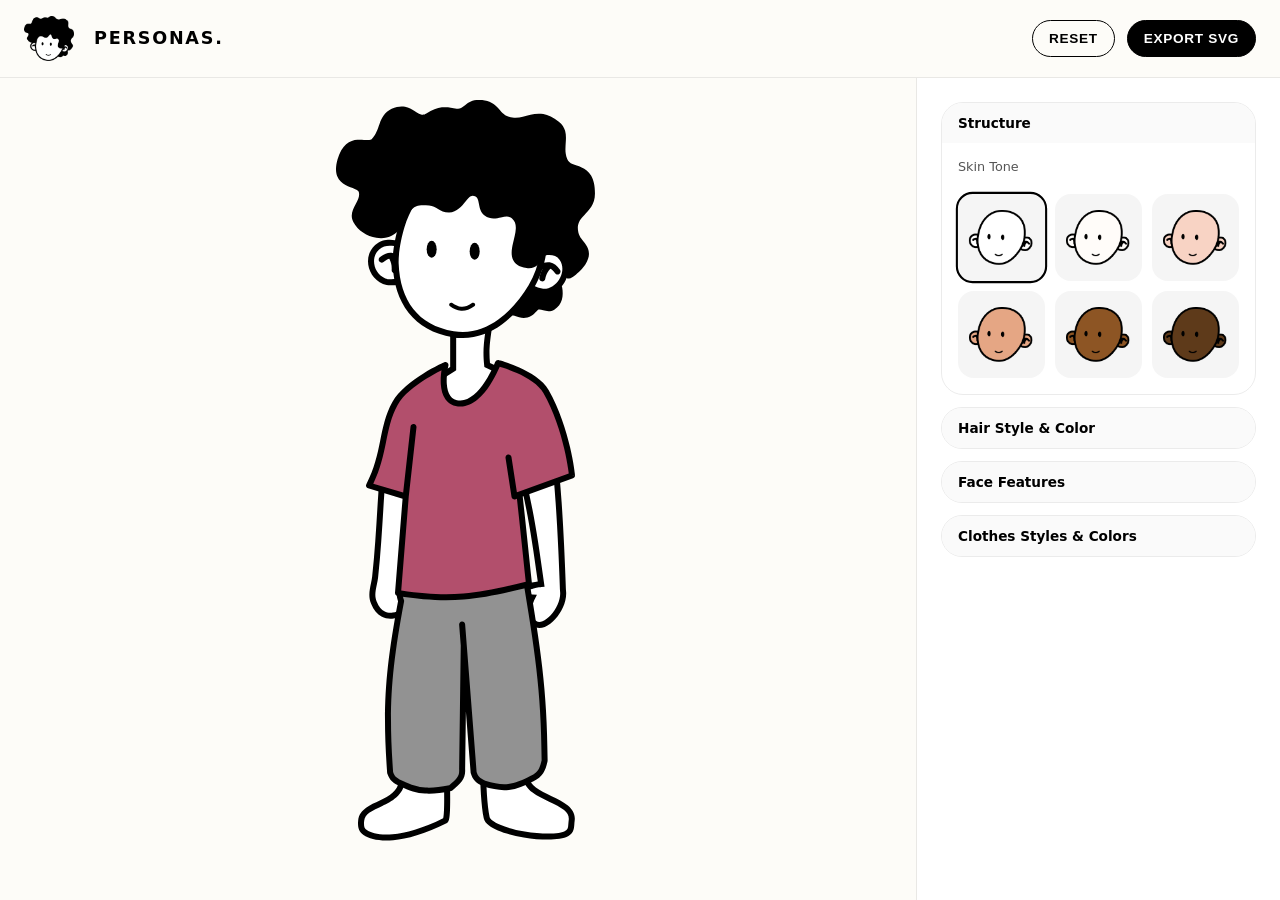
<file: index.html>
<!DOCTYPE html>
<html lang="en">

<head>
    <meta charset="UTF-8">
    <meta name="viewport" content="width=device-width, initial-scale=1.0">
    <title>Personas. | SVGenerator</title>
    <link rel="stylesheet" href="style.css">
    <link rel="shortcut icon" href="/icons/icon3.svg" type="image/x-icon">
</head>

<body>

    <header>
        <div style="display: flex; flex-direction: row; align-items: center; gap: 20px;">
            <img src="/icons/logo.png" alt="" width="50px">
            <h1>Personas.</h1>
        </div>
        <div class="header-actions">
            <button class="btn secondary" id="reset-btn">Reset</button>
            <button class="btn" id="export-svg-btn">Export SVG</button>
        </div>
    </header>

    <main>
        <div id="preview-container">
            <div id="persona-frame">
                <!-- This is where the generated SVG will be injected by app.js -->
                <div id="persona-svg-placeholder"></div>
            </div>
        </div>

        <aside id="controls-panel">
            <!-- Modern, clean accordion using native HTML tags -->

            <!-- 1. Structure -->
            <details class="control-group" open>
                <summary>Structure</summary>
                <div class="group-content">
                    <label>Skin Tone</label>
                    <div id="skin-tone-grid" class="color-grid"></div>
                </div>
            </details>

            <!-- 2. Hair -->
            <details class="control-group">
                <summary>Hair Style & Color</summary>
                <div class="group-content">
                    <label>Hair Style</label>
                    <div id="hair-style-grid" class="color-grid"></div>

                    <div class="color-picker-row">
                        <label>Hair Color</label>
                        <input type="color" id="hair-color-picker" value="#000000">
                        <span class="color-value">#000000</span>
                    </div>
                </div>
            </details>

            <!-- 3. Face Features -->
            <details class="control-group">
                <summary>Face Features</summary>
                <div class="group-content">
                    <label>Iris Color</label>
                    <input type="color" id="eye-color-picker" value="#000000">
                    <label>Mouth Style
                        <select id="mouth-select"></select>
                    </label>
                    <label>Eyes Style
                        <select id="eyes-select"></select>
                    </label>
                    <label class="toggle-row">Enable Blush
                        <input type="checkbox" id="blush-toggle">
                        <span class="slider"></span>
                    </label>
                </div>
            </details>

            <!-- 4. Clothes -->
            <details class="control-group">
                <summary>Clothes Styles & Colors</summary>
                <div class="group-content">
                    <label>Top Style</label>
                    <div id="top-style-grid" class="color-grid"></div>
                    <div class="color-picker-row">
                        <label>Top Color</label>
                        <input type="color" id="top-color-picker" value="#B24F6C">
                        <span class="color-value">#B24F6C</span>
                    </div>
                    <label>Bottom Style</label>
                    <div id="bottom-style-grid" class="color-grid"></div>
                    <div class="color-picker-row">
                        <label>Bottom Color</label>
                        <input type="color" id="bottom-color-picker" value="#929292">
                        <span class="color-value">#929292</span>
                    </div>
                </div>
            </details>
        </aside>
    </main>

    <!-- Load scripts in logical order -->
    <script src="variants.js"></script> <!-- Define Data First -->
    <script src="persona-svg.js"></script> <!-- Define SVG Factory -->
    <script src="app.js"></script> <!-- Glue Logic (Loads UI and binds events) -->

</body>

</html>
</file>
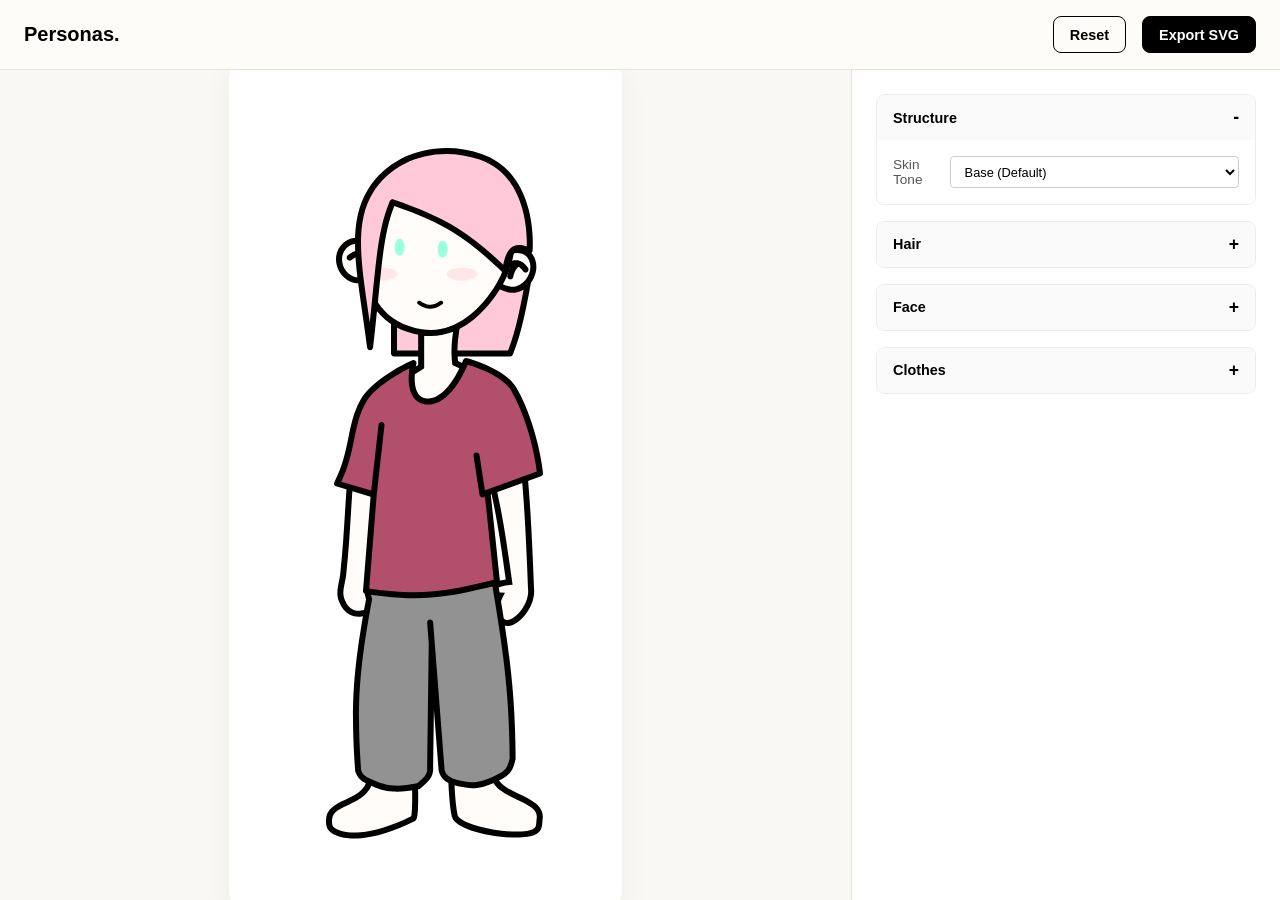
<file: gemini_version.html>
<!DOCTYPE html>
<html lang="en">
<head>
    <meta charset="UTF-8">
    <meta name="viewport" content="width=device-width, initial-scale=1.0">
    <title>Personas: SVG Character Generator</title>
    <style>
        /* CSS resets and minimal styling */
        :root {
            --bg-color: #fdfcf8; /* Off-white */
            --accent-color: #000; /* Black */
            --border-radius: 8px;
            --panel-bg: #fff;
        }

        body {
            margin: 0;
            font-family: -apple-system, BlinkMacSystemFont, "Segoe UI", Roboto, "Helvetica Neue", Arial, sans-serif;
            background-color: var(--bg-color);
            color: var(--accent-color);
            display: flex;
            flex-direction: column;
            height: 100vh;
            overflow: hidden;
        }

        /* Top navigation / Title */
        header {
            padding: 1rem 1.5rem;
            border-bottom: 1px solid rgba(0,0,0,0.1);
            display: flex;
            justify-content: space-between;
            align-items: center;
        }

        header h1 {
            font-size: 1.25rem;
            margin: 0;
            font-weight: 700;
        }

        header .controls {
            display: flex;
            gap: 1rem;
        }

        /* Main layout: left preview, right controls */
        main {
            display: flex;
            flex: 1;
            overflow: hidden;
        }

        /* Preview Area */
        #preview-container {
            flex: 1;
            display: flex;
            justify-content: center;
            align-items: center;
            padding: 2rem;
            border-right: 1px solid rgba(0,0,0,0.1);
            background-color: #f9f8f4;
        }

        #persona-frame {
            width: 393px;
            height: 852px;
            background-color: #fff;
            border-radius: 20px;
            box-shadow: 0 10px 30px rgba(0,0,0,0.05);
            display: flex;
            justify-content: center;
            align-items: center;
            overflow: hidden;
        }

        svg#persona-svg {
            display: block; /* fix potential white space below svg */
        }

        /* Controls Panel */
        #controls-panel {
            width: 380px;
            padding: 1.5rem;
            overflow-y: auto;
            background-color: var(--panel-bg);
            display: flex;
            flex-direction: column;
            gap: 1rem;
        }

        /* Accordion-style sections */
        .control-section {
            border: 1px solid rgba(0,0,0,0.08);
            border-radius: var(--border-radius);
            overflow: hidden;
        }

        .control-header {
            background-color: #fafafa;
            padding: 0.75rem 1rem;
            font-weight: 600;
            font-size: 0.9rem;
            cursor: pointer;
            user-select: none;
            display: flex;
            justify-content: space-between;
            align-items: center;
        }

        .control-header::after {
            content: '+';
            font-size: 1.1rem;
            font-weight: 700;
        }

        .control-section.open .control-header::after {
            content: '-';
        }

        .control-content {
            display: none;
            padding: 1rem;
            background-color: #fff;
            flex-direction: column;
            gap: 0.75rem;
        }

        .control-section.open .control-content {
            display: flex;
        }

        /* Individual control rows */
        .control-row {
            display: flex;
            align-items: center;
            justify-content: space-between;
            gap: 0.5rem;
        }

        .control-label {
            font-size: 0.85rem;
            color: #555;
            font-weight: 500;
        }

        /* Input styling */
        select, input[type="text"] {
            border: 1px solid #ccc;
            border-radius: 4px;
            padding: 0.4rem 0.6rem;
            font-size: 0.8rem;
            background-color: #fff;
            color: var(--accent-color);
            width: 100%;
        }

        /* Swatches and Color Pickers */
        .color-picker-row {
            display: flex;
            align-items: center;
            gap: 0.5rem;
        }

        input[type="color"] {
            -webkit-appearance: none;
            appearance: none;
            border: none;
            width: 32px;
            height: 32px;
            border-radius: 4px;
            cursor: pointer;
            padding: 0;
            background: none;
        }

        input[type="color"]::-webkit-color-swatch-wrapper {
            padding: 0;
        }

        input[type="color"]::-webkit-color-swatch {
            border: 1px solid #ddd;
            border-radius: 4px;
        }

        .color-value {
            font-size: 0.8rem;
            color: #888;
            font-family: monospace;
        }

        /* Toggles */
        .switch {
            position: relative;
            display: inline-block;
            width: 40px;
            height: 20px;
        }

        .switch input {
            opacity: 0;
            width: 0;
            height: 0;
        }

        .slider {
            position: absolute;
            cursor: pointer;
            top: 0;
            left: 0;
            right: 0;
            bottom: 0;
            background-color: #ddd;
            transition: .2s;
            border-radius: 20px;
        }

        .slider:before {
            position: absolute;
            content: "";
            height: 16px;
            width: 16px;
            left: 2px;
            bottom: 2px;
            background-color: white;
            transition: .2s;
            border-radius: 50%;
        }

        input:checked + .slider {
            background-color: var(--accent-color);
        }

        input:checked + .slider:before {
            transform: translateX(20px);
        }

        /* Buttons */
        .btn {
            background-color: var(--accent-color);
            color: #fff;
            border: 1px solid var(--accent-color);
            padding: 0.6rem 1rem;
            border-radius: var(--border-radius);
            font-size: 0.9rem;
            font-weight: 600;
            cursor: pointer;
            transition: background-color 0.15s ease;
            display: inline-flex;
            align-items: center;
            gap: 0.4rem;
        }

        .btn:hover {
            background-color: #333;
        }

        .btn.secondary {
            background-color: transparent;
            color: var(--accent-color);
        }

        .btn.secondary:hover {
            background-color: rgba(0,0,0,0.05);
        }

    </style>
</head>
<body>

<header>
    <h1>Personas.</h1>
    <div class="controls">
        <button class="btn secondary" id="reset-btn">Reset</button>
        <button class="btn" id="export-svg-btn">Export SVG</button>
        <!-- For future: PNG/JPG export requires canvas and library, beyond this simple prototype -->
    </div>
</header>

<main>
    <div id="preview-container">
        <div id="persona-frame">
            <!-- PASTE THE SVG CODE HERE -->
            <svg width="393" height="852" viewBox="0 0 393 852" fill="none" xmlns="http://www.w3.org/2000/svg" id="persona-svg">
            <!-- The layers must be manually tagged with IDs or classes for custom colors, to easily swap them via Javascript.
                 I have added an `id` to key layers like paths and ellipses within the original code structure. -->
            
            <!-- hair back -->
            <g class="layer-hair-back">
                <path d="M165 294.5V264.5L301 212C295.171 244.63 290 273.5 281 294.5H165Z" fill="#FFC9D9" id="hair-back-fill"/>
                <path d="M299.92 209.201C300.93 208.811 302.072 208.996 302.908 209.686C303.744 210.375 304.144 211.461 303.953 212.527C298.147 245.03 292.924 274.294 283.758 295.682C283.285 296.785 282.2 297.5 281 297.5H165C163.343 297.5 162 296.157 162 294.5V264.5C162 263.26 162.763 262.148 163.92 261.701L299.92 209.201ZM168 266.558V291.5H279.003C286.91 272.178 291.801 246.331 297.107 216.718L168 266.558Z" fill="black"/>
            </g>
            
            <!-- body -->
            <g class="layer-body">
                <path d="M192.17 307.588V274.088L227.67 268.588C225.441 283.711 224.866 291.672 226.17 304.088C261.845 320.607 276.668 332 286.67 359.088C296.673 386.176 300.67 493.588 302.17 531.588C302.84 548.562 284.17 569.588 273.67 562.588C267.696 558.605 264.873 553.39 267.17 546.588C269.284 540.328 271.17 536.588 271.17 536.588C271.17 536.588 265.187 536.304 264.17 530.588C263.067 524.388 280.17 523.088 280.17 523.088C272.773 469.399 267.806 438.588 254.67 390.588C254.67 471.588 258.67 532.088 265.17 715.588C265.966 738.07 313.748 738.088 310.67 759.588C309.978 764.42 310.854 768.385 307.17 771.588C295.67 781.588 228.687 771.523 225.67 756.588C215.67 707.088 230.67 547.99 201.17 549.588C171.67 551.186 192.17 755.588 184.17 759.588C141.17 781.088 114.67 778.588 104.17 771.588C100.06 768.848 99.6701 764.588 100.17 759.588C102.02 741.088 137.67 745.088 141.17 719.588C144.356 696.379 141.835 657.43 144.288 549.588C144.288 549.588 122.67 565.588 112.876 541.588C109.239 532.675 113.113 525.156 114.17 515.588C120.338 459.743 119.553 397.773 128.67 372.588C137.787 347.403 150.212 333.19 192.17 307.588Z" fill="#FFFCF9" id="skin-body-fill"/>
                <path d="M230.638 269.025C228.532 283.31 227.942 290.962 228.987 302.093C246.063 310.065 258.556 317.022 268.031 325.374C277.886 334.061 284.345 344.13 289.484 358.049C292.12 365.185 294.276 377.298 296.078 391.754C297.893 406.304 299.381 423.518 300.602 441.037C303.043 476.079 304.418 512.478 305.168 531.47C305.543 540.968 300.581 551.201 294.331 558.094C291.183 561.566 287.518 564.408 283.735 565.88C279.91 567.369 275.682 567.534 272.006 565.084C268.723 562.896 266.042 560.197 264.572 556.853C263.071 553.435 262.97 549.65 264.328 545.628C265.318 542.697 266.263 540.299 267 538.549C266.916 538.511 266.83 538.473 266.744 538.432C264.49 537.341 261.935 535.148 261.217 531.113C260.64 527.874 262.628 525.617 264.507 524.327C266.382 523.041 268.812 522.191 270.985 521.613C273.071 521.059 275.161 520.695 276.776 520.463C270.855 477.655 266.409 449.459 257.791 414.465C258.499 484.869 262.317 550.307 268.168 715.481C268.323 719.866 270.718 723.342 274.879 726.547C279.112 729.807 284.734 732.45 290.653 735.243C296.387 737.949 302.479 740.829 306.89 744.498C311.44 748.283 314.606 753.263 313.64 760.013C313.524 760.82 313.456 761.608 313.399 762.423L313.287 764.075C313.226 764.92 313.146 765.811 313.002 766.686C312.595 769.16 311.649 771.668 309.139 773.852C307.138 775.591 304.249 776.665 301.141 777.355C297.956 778.063 294.182 778.444 290.095 778.562C281.914 778.798 272.168 777.988 262.739 776.396C253.323 774.807 244.066 772.411 236.9 769.405C233.324 767.905 230.146 766.203 227.712 764.289C225.325 762.412 223.311 760.06 222.73 757.182C220.168 744.502 219.233 725.011 218.773 703.2C218.308 681.173 218.329 656.961 217.734 634.004C217.14 611.124 215.939 590.054 213.089 574.85C211.658 567.217 209.857 561.329 207.672 557.472C205.487 553.614 203.361 552.474 201.332 552.584C199.605 552.678 197.333 554.343 195.087 560.011C192.953 565.397 191.339 573.222 190.172 582.872C187.845 602.115 187.389 627.773 187.608 653.662C187.826 679.567 188.715 705.417 189.053 725.262C189.221 735.138 189.252 743.538 188.984 749.613C188.852 752.637 188.641 755.19 188.312 757.099C188.149 758.042 187.936 758.954 187.634 759.729C187.399 760.331 186.835 761.61 185.512 762.271C163.763 773.146 146.022 778.035 132.249 779.264C118.537 780.487 108.522 778.095 102.506 774.084C96.8875 770.338 96.6686 764.45 97.1847 759.289C97.7617 753.52 101.033 749.612 105.115 746.682C109.062 743.849 114.16 741.665 118.776 739.497C128.411 734.972 136.687 730.19 138.198 719.18C139.758 707.82 139.929 692.513 140.004 666.316C140.076 641.07 140.065 605.91 141.173 554.855C138.915 555.938 135.968 557.062 132.702 557.555C128.929 558.124 124.6 557.866 120.469 555.591C116.326 553.309 112.74 549.194 110.099 542.722C107.997 537.572 108.107 532.857 108.798 528.377C109.136 526.182 109.63 523.955 110.073 521.823C110.525 519.651 110.941 517.502 111.189 515.259C114.263 487.422 115.601 458.1 117.321 432.391C119.027 406.903 121.117 384.641 125.85 371.566C130.515 358.678 136.094 348.438 145.939 338.168C155.48 328.213 168.936 318.329 189.17 305.907V271.517L231.232 265L230.638 269.025ZM195.17 276.659V309.271L193.733 310.148C172.812 322.914 159.486 332.706 150.271 342.32C141.134 351.853 135.943 361.313 131.491 373.609C127.108 385.72 125.031 407.036 123.308 432.791C121.599 458.323 120.246 487.909 117.152 515.917C116.872 518.457 116.407 520.837 115.948 523.044C115.481 525.292 115.035 527.296 114.728 529.291C114.126 533.19 114.118 536.691 115.653 540.454C117.909 545.982 120.699 548.867 123.363 550.335C126.04 551.809 128.952 552.052 131.808 551.621C134.685 551.187 137.37 550.085 139.381 549.047C140.156 548.647 140.814 548.265 141.325 547.95C141.56 537.758 141.839 526.956 142.171 515.501C143.831 458.296 142.168 427.848 152.713 366.083C152.992 364.45 154.542 363.352 156.175 363.631C157.808 363.91 158.906 365.46 158.627 367.093C148.172 428.328 149.836 458.21 148.169 515.675C147.82 527.707 147.529 539.017 147.287 549.656C146.062 603.544 146.079 640.213 146.004 666.334C145.93 692.374 145.769 708.147 144.143 719.996C142.154 734.485 130.855 740.454 121.327 744.929C116.362 747.261 111.982 749.139 108.614 751.557C105.383 753.876 103.504 756.406 103.155 759.887C102.672 764.726 103.233 767.357 105.834 769.092C110.318 772.081 118.803 774.439 131.716 773.287C144.43 772.153 161.21 767.626 182.143 757.242C182.219 756.978 182.31 756.598 182.4 756.077C182.663 754.551 182.861 752.301 182.99 749.35C183.249 743.475 183.222 735.237 183.054 725.363C182.72 705.708 181.826 679.607 181.608 653.713C181.389 627.802 181.838 601.809 184.215 582.152C185.4 572.352 187.087 563.914 189.509 557.801C191.82 551.969 195.36 546.899 201.008 546.593C206.354 546.303 210.213 549.784 212.893 554.515C215.573 559.245 217.519 565.913 218.986 573.744C221.933 589.468 223.138 610.967 223.732 633.849C224.323 656.654 224.313 681.398 224.771 703.073C225.232 724.965 226.172 743.924 228.61 755.994C228.783 756.85 229.523 758.079 231.421 759.572C233.273 761.028 235.913 762.485 239.221 763.872C245.822 766.641 254.595 768.937 263.738 770.48C272.87 772.022 282.215 772.787 289.922 772.564C293.779 772.453 297.148 772.096 299.84 771.498C302.607 770.883 304.327 770.084 305.201 769.324C306.374 768.304 306.833 767.229 307.082 765.712C307.218 764.883 307.282 763.981 307.357 762.854C307.428 761.769 307.509 760.502 307.7 759.163C308.273 755.163 306.62 752.078 303.053 749.11C299.346 746.027 294.019 743.465 288.093 740.669C282.352 737.96 276.071 735.039 271.218 731.301C266.293 727.507 262.415 722.55 262.172 715.694C255.687 532.624 251.685 471.884 251.67 391.04L247.803 378.47C247.316 376.886 248.205 375.208 249.788 374.721C251.372 374.234 253.05 375.123 253.537 376.706L257.537 389.706L257.551 389.751L257.564 389.796C270.75 437.98 275.738 468.94 283.142 522.679L283.577 525.838L280.398 526.078L280.399 526.079C280.398 526.079 280.396 526.079 280.394 526.079C280.388 526.08 280.379 526.081 280.366 526.082C280.34 526.084 280.298 526.088 280.242 526.093C280.13 526.103 279.961 526.118 279.743 526.141C279.307 526.185 278.678 526.255 277.925 526.359C276.407 526.569 274.435 526.905 272.527 527.412C270.563 527.934 268.924 528.573 267.902 529.274C267.406 529.615 267.206 529.869 267.141 529.982C267.11 530.035 267.117 530.022 267.124 530.062C267.423 531.743 268.367 532.551 269.359 533.031C269.885 533.286 270.411 533.432 270.811 533.513C271.006 533.552 271.16 533.573 271.252 533.584C271.285 533.588 271.31 533.589 271.325 533.591L275.93 533.811L273.849 537.938L273.848 537.94C273.846 537.945 273.842 537.952 273.837 537.963C273.826 537.985 273.808 538.023 273.783 538.073C273.734 538.175 273.658 538.331 273.56 538.541C273.363 538.961 273.075 539.595 272.721 540.422C272.012 542.076 271.042 544.502 270.013 547.548C269.074 550.327 269.235 552.552 270.065 554.438C270.926 556.398 272.643 558.298 275.334 560.092C276.908 561.141 278.952 561.304 281.559 560.289C284.209 559.258 287.139 557.094 289.887 554.063C295.43 547.95 299.468 539.182 299.173 531.706C298.423 512.698 297.05 476.39 294.616 441.454C293.399 423.984 291.919 406.892 290.124 392.496C288.317 378.007 286.222 366.535 283.856 360.127C278.993 346.959 273.039 337.787 264.064 329.875C254.994 321.881 242.707 315.051 224.909 306.811L223.364 306.095L223.187 304.401C221.969 292.808 222.361 284.95 224.128 272.172L195.17 276.659ZM271.329 533.592C271.333 533.592 271.337 533.593 271.339 533.593H271.341C271.339 533.593 271.334 533.592 271.329 533.592Z" fill="black"/>
            </g>
            
            <!-- full face -->
            <g class="layer-face-features">
                <!-- ear L -->
                <path d="M116.164 186.19C126.664 176.69 143.164 185.19 143.164 185.19L144.164 219.19C144.164 219.19 130.35 223.252 123.164 220.19C109.642 214.429 105.265 196.051 116.164 186.19Z" fill="#FFFCF9" class="skin-ear-fill"/>
                <path d="M114.151 183.966C120.396 178.316 128.279 178.166 134.111 179.172C137.069 179.682 139.649 180.509 141.485 181.205C142.407 181.554 143.152 181.874 143.674 182.111C143.935 182.23 144.141 182.328 144.287 182.398C144.36 182.434 144.418 182.462 144.46 182.483C144.481 182.494 144.498 182.503 144.511 182.51C144.517 182.513 144.523 182.516 144.527 182.518C144.53 182.52 144.531 182.52 144.533 182.521L144.536 182.522C144.536 182.524 144.51 182.578 143.354 184.82L144.538 182.523L146.11 183.334L147.23 221.416L145.01 222.068L144.164 219.19L145.009 222.069C145.008 222.069 145.005 222.07 145.004 222.07C145.001 222.071 144.997 222.073 144.992 222.074C144.983 222.077 144.97 222.08 144.954 222.085C144.922 222.094 144.877 222.107 144.82 222.123C144.706 222.155 144.542 222.201 144.334 222.257C143.917 222.369 143.32 222.522 142.584 222.696C141.116 223.043 139.075 223.475 136.79 223.807C134.514 224.138 131.937 224.38 129.412 224.325C126.919 224.271 124.28 223.926 121.988 222.95C106.781 216.471 101.371 195.529 114.151 183.966ZM133.092 185.084C128.049 184.214 122.432 184.565 118.177 188.415C109.159 196.574 112.503 212.387 124.34 217.431C125.641 217.985 127.423 218.28 129.541 218.326C131.627 218.371 133.852 218.172 135.927 217.87C137.939 217.577 139.756 217.196 141.094 216.882L140.626 200.955C139.611 201.835 138.095 201.953 136.944 201.148C136.541 200.866 136.155 200.604 135.784 200.362C135.839 200.553 135.893 200.745 135.943 200.938C136.608 203.495 136.809 206.093 136.661 209.327C136.585 210.982 135.181 212.263 133.526 212.187C131.872 212.111 130.591 210.708 130.667 209.054C130.796 206.24 130.609 204.27 130.136 202.447C129.762 201.007 129.185 199.569 128.323 197.787C126.814 198.04 125.075 198.956 122.565 201.012C121.284 202.061 119.393 201.873 118.343 200.592C117.293 199.31 117.481 197.42 118.763 196.37C122.508 193.302 126.119 191.307 130.485 191.778C133.712 192.126 136.884 193.784 140.384 196.232C140.42 196.257 140.455 196.284 140.489 196.31L140.22 187.156C139.96 187.05 139.672 186.935 139.358 186.816C137.773 186.215 135.572 185.511 133.092 185.084Z" fill="black"/>
                <!-- ear R -->
                <path d="M301.164 197.19C292.664 185.19 273.164 194.69 273.164 194.69L265.616 224.454C265.616 224.454 277.962 231.864 285.687 230.712C300.224 228.543 309.66 209.184 301.164 197.19Z" fill="#FFFCF9" class="skin-ear-fill"/>
                <path d="M303.612 195.457C298.361 188.043 289.836 187.545 283.539 188.473C280.316 188.948 277.413 189.823 275.331 190.569C274.285 190.945 273.433 191.292 272.834 191.549C272.535 191.678 272.298 191.784 272.132 191.861C272.048 191.899 271.982 191.93 271.935 191.953C271.912 191.964 271.893 191.973 271.879 191.979C271.871 191.983 271.865 191.986 271.86 191.988L271.852 191.993C271.854 191.999 271.914 192.124 273.164 194.69L271.85 191.993L270.598 192.603L262.16 225.878L264.072 227.026L265.616 224.454C264.089 226.999 264.072 227.026 264.072 227.027L264.074 227.028C264.075 227.028 264.077 227.029 264.078 227.029C264.08 227.031 264.084 227.034 264.088 227.036C264.096 227.041 264.108 227.048 264.121 227.056C264.15 227.073 264.19 227.097 264.241 227.127C264.344 227.187 264.491 227.272 264.679 227.379C265.055 227.592 265.594 227.891 266.262 228.245C267.595 228.951 269.462 229.883 271.589 230.78C273.709 231.674 276.141 232.556 278.599 233.139C281.025 233.715 283.666 234.046 286.13 233.679C294.606 232.414 301.338 226.213 304.777 218.914C308.217 211.61 308.648 202.567 303.612 195.457ZM284.414 194.408C289.992 193.586 295.468 194.338 298.716 198.924C302.176 203.808 302.136 210.44 299.348 216.356C296.559 222.277 291.305 226.841 285.244 227.745C283.845 227.954 282.046 227.79 279.984 227.301C277.955 226.819 275.852 226.066 273.919 225.251C272.007 224.445 270.314 223.599 269.093 222.953L275.711 196.852C276.159 196.669 276.713 196.448 277.356 196.218C279.196 195.558 281.701 194.808 284.414 194.408ZM298.946 208.768C296.094 204.855 293.103 202.016 288.758 201.371C285.548 200.895 282.061 201.701 278.058 203.189C276.505 203.766 275.713 205.492 276.29 207.045C276.867 208.598 278.595 209.39 280.148 208.813C280.609 208.641 281.049 208.486 281.468 208.345C281.366 208.516 281.267 208.688 281.17 208.861C279.883 211.168 279.033 213.633 278.362 216.8C278.018 218.42 279.053 220.013 280.674 220.356C282.295 220.7 283.887 219.665 284.231 218.044C284.815 215.289 285.491 213.429 286.409 211.784C287.134 210.485 288.055 209.239 289.338 207.731C290.735 208.356 292.187 209.682 294.098 212.302C295.074 213.641 296.95 213.935 298.289 212.96C299.628 211.984 299.922 210.107 298.946 208.768Z" fill="black"/>
                <!-- face  -->
                <path d="M140.664 165.19C151.668 129.351 179.765 104.57 217.164 107.19C249.197 109.434 275.366 126.702 281.664 158.19C285.664 178.19 282.995 204.19 270.164 225.69C255.244 250.69 228.164 279.138 192.259 273.19C154.805 266.986 136.004 240.631 134.664 202.69C134.268 191.484 137.372 175.91 140.664 165.19Z" fill="#FFFCF9" id="skin-face-fill"/>
                <path d="M137.796 164.31C149.103 127.483 178.251 101.457 217.374 104.198C250.353 106.508 277.971 124.432 284.605 157.602C288.734 178.246 285.995 205.018 272.74 227.228C265.15 239.946 254.397 253.668 240.839 263.476C227.236 273.317 210.695 279.285 191.768 276.15C172.411 272.943 157.638 264.473 147.563 251.7C137.519 238.965 132.352 222.221 131.666 202.796C131.253 191.118 134.458 175.182 137.796 164.31ZM216.954 110.183C181.279 107.684 154.233 131.22 143.532 166.071C140.288 176.638 137.283 191.85 137.662 202.585C138.316 221.101 143.22 236.505 152.274 247.984C161.298 259.424 174.653 267.233 192.749 270.231C209.727 273.043 224.679 267.761 237.322 258.615C250.009 249.437 260.258 236.435 267.588 224.153C279.995 203.363 282.594 178.135 278.722 158.779C272.761 128.974 248.04 112.361 216.954 110.183Z" fill="black"/>
                <!-- mouth -->
                <g class="mouth-group" id="mouth-default">
                    <path d="M188.52 242.552C189.148 241.644 190.395 241.417 191.303 242.046C194.436 244.215 197.33 245.607 200.366 245.82C203.347 246.029 206.769 245.12 210.993 242.069C211.889 241.422 213.139 241.624 213.785 242.519C214.432 243.415 214.23 244.665 213.335 245.311C208.56 248.76 204.231 250.101 200.087 249.81C195.998 249.523 192.392 247.665 189.025 245.335C188.117 244.706 187.891 243.46 188.52 242.552Z" fill="black"/>
                </g>
                <!-- eyes -->
                <g class="eyes-group" id="eyes-default">
                    <ellipse cx="170.664" cy="188.19" rx="5" ry="8.5" fill="#9AFFDD" class="eye-iris-fill"/>
                    <ellipse cx="213.664" cy="190.19" rx="5" ry="8.5" fill="#9AFFDD" class="eye-iris-fill"/>
                </g>
                <!-- blush -->
                <g class="blush-group" id="blush-layers">
                    <ellipse cx="153.164" cy="215.19" rx="15.5" ry="6.5" fill="#FFE7E7"/>
                    <ellipse cx="233.164" cy="215.19" rx="15.5" ry="6.5" fill="#FFE7E7"/>
                </g>
            </g>
            
            <!-- hair front -->
            <g class="layer-hair-front">
                <path d="M276.57 212.223C240.89 177.432 215.738 160.801 163.57 143.223C149.724 176.394 149.775 213.254 141.07 288.223C132.912 221.174 118.57 169.723 141.07 132.723C163.57 95.7227 210.305 83.5957 251.57 97.7227C307.07 116.723 300.57 191.723 300.57 191.723C300.57 191.723 291.374 187.236 286.07 189.723C277.234 193.865 276.57 212.223 276.57 212.223Z" fill="#FFC9D9" id="hair-front-fill"/>
                <path d="M138.507 131.164C161.883 92.7237 210.225 80.3975 252.541 94.884C281.662 104.853 294.361 129.517 299.792 151.116C302.514 161.94 303.454 172.13 303.717 179.602C303.849 183.343 303.811 186.416 303.74 188.563C303.704 189.636 303.66 190.479 303.624 191.06C303.607 191.35 303.59 191.575 303.578 191.73C303.573 191.807 303.568 191.867 303.565 191.909C303.563 191.93 303.562 191.947 303.561 191.959C303.56 191.965 303.56 191.97 303.56 191.974C303.56 191.976 303.559 191.978 303.559 191.979L300.571 191.723L303.559 191.982C303.474 192.966 302.908 193.846 302.048 194.333C301.242 194.79 300.273 194.846 299.423 194.494L299.255 194.419C299.253 194.418 299.251 194.417 299.247 194.415C299.236 194.41 299.217 194.401 299.19 194.388C299.135 194.362 299.049 194.322 298.934 194.271C298.703 194.167 298.359 194.017 297.927 193.842C297.058 193.491 295.856 193.05 294.517 192.684C293.168 192.314 291.753 192.041 290.441 191.984C289.108 191.925 288.073 192.096 287.343 192.439C285.898 193.116 284.598 194.47 283.468 196.464C282.346 198.446 281.516 200.845 280.917 203.25C280.323 205.639 279.984 207.926 279.793 209.624C279.699 210.47 279.642 211.161 279.609 211.634C279.592 211.87 279.582 212.052 279.576 212.171C279.576 212.171 279.576 212.171 279.576 212.171C279.573 212.23 279.571 212.274 279.57 212.301C279.569 212.314 279.569 212.324 279.569 212.329L279.568 212.33C279.525 213.516 278.788 214.567 277.686 215.008C276.584 215.449 275.326 215.199 274.476 214.37C256.717 197.053 241.684 184.362 224.672 173.818C208.252 163.64 189.884 155.399 165.288 146.975C159.213 162.432 156.016 178.98 153.37 200.416C151.972 211.738 150.733 224.37 149.296 238.9C147.861 253.417 146.23 269.799 144.05 288.569C143.875 290.078 142.598 291.219 141.078 291.223C139.559 291.227 138.276 290.094 138.092 288.585C134.052 255.378 128.378 225.346 126.58 199.411C124.774 173.337 126.771 150.463 138.507 131.164ZM250.599 100.561C210.384 86.7934 165.257 98.7222 143.633 134.281C132.869 151.982 130.787 173.334 132.566 198.997C133.909 218.377 137.389 239.683 140.783 263.428C141.722 254.469 142.553 246.125 143.326 238.309C144.76 223.805 146.006 211.091 147.414 199.681C150.232 176.856 153.721 159.029 160.802 142.067L160.927 141.803C161.611 140.526 163.129 139.909 164.528 140.38C190.746 149.214 210.306 157.854 227.833 168.718C243.91 178.683 258.184 190.463 274.266 205.829C274.474 204.578 274.745 203.211 275.095 201.802C275.767 199.1 276.76 196.132 278.247 193.507C279.728 190.894 281.824 188.4 284.797 187.006C286.719 186.105 288.822 185.906 290.705 185.989C292.609 186.073 294.489 186.455 296.101 186.897C296.685 187.056 297.243 187.227 297.767 187.399C297.814 185.447 297.828 182.866 297.72 179.813C297.467 172.628 296.563 162.88 293.973 152.579C288.78 131.929 276.978 109.592 250.599 100.561Z" fill="black"/>
            </g>
            
            <!-- clothes -->
            <g class="layer-clothes">
                <!-- bottom -->
                <g class="clothes-bottom-group" id="clothes-bottom-default">
                    <path d="M264.132 513C219.214 519.419 193.314 520.87 143.632 513C139.712 524.613 136.664 530.402 140.132 540C126.71 611.636 124.664 649 129.132 711.5C131.108 717.402 133.79 719.622 140.132 722.5C158.362 731.424 169.424 730.951 189.632 727C197.026 720.546 201.798 717.136 201.132 708L202.764 584.5L212.632 711.5C214.335 717.378 217.183 719.424 223.132 722.5C242.581 728.598 253.058 727.137 271.132 717.5C279.299 713.539 281.51 709.106 283.632 699.5C283.226 628.339 276.429 587.283 264.518 515.331L264.132 513Z" fill="#929292" class="clothes-bottom-fill"/>
                    <path d="M140.79 512.041C141.257 510.655 142.657 509.809 144.102 510.037C193.421 517.85 219.012 516.418 263.708 510.031C265.322 509.8 266.826 510.901 267.092 512.51L267.478 514.841C279.392 586.809 286.224 628.066 286.632 699.483C286.634 699.706 286.61 699.93 286.562 700.148C285.49 705 284.316 708.971 282.158 712.262C279.945 715.636 276.875 718.038 272.502 720.168C263.351 725.045 255.83 728.015 247.977 728.882C240.093 729.753 232.163 728.475 222.235 725.363C222.069 725.311 221.908 725.245 221.754 725.165C218.778 723.626 216.214 722.172 214.193 720.197C212.077 718.129 210.713 715.657 209.75 712.335C209.694 712.139 209.657 711.937 209.641 711.733L204.891 650.603L204.133 707.927C204.482 713.088 203.282 716.895 200.832 720.269C198.543 723.423 195.132 726.181 191.605 729.26C191.207 729.607 190.725 729.843 190.207 729.945C180.067 731.927 171.925 733.102 163.941 732.572C155.893 732.036 148.194 729.784 138.832 725.203C135.619 723.742 132.991 722.302 130.91 720.291C128.752 718.206 127.376 715.704 126.288 712.452C126.208 712.213 126.158 711.965 126.14 711.714C121.668 649.164 123.704 611.588 137.038 540.231C133.582 529.861 137.108 522.948 140.79 512.041ZM145.655 516.353C142.091 526.657 140.134 531.177 142.954 538.981C143.135 539.484 143.179 540.027 143.081 540.553C129.73 611.809 127.685 648.909 132.097 710.898C132.95 713.337 133.874 714.812 135.08 715.977C136.24 717.098 137.813 718.083 140.266 719.254L141.372 719.769L141.452 719.806C150.311 724.143 157.252 726.114 164.339 726.585C171.309 727.049 178.598 726.075 188.273 724.206C191.811 721.13 194.295 719.06 195.977 716.743C197.573 714.546 198.424 712.119 198.14 708.218C198.134 708.132 198.131 708.046 198.132 707.96L199.762 584.596L198.141 563.733C198.013 562.081 199.248 560.637 200.9 560.509C202.552 560.381 203.995 561.616 204.124 563.268L215.598 710.945C216.323 713.331 217.21 714.756 218.386 715.906C219.668 717.158 221.442 718.239 224.279 719.714C233.674 722.639 240.643 723.657 247.319 722.919C254.074 722.173 260.818 719.6 269.721 714.853L269.823 714.801C273.583 712.977 275.685 711.191 277.14 708.972C278.625 706.708 279.605 703.745 280.629 699.175C280.205 628.663 273.481 587.852 261.65 516.38C219.011 522.374 193.022 523.674 145.655 516.353Z" fill="black"/>
                </g>
                <!-- top -->
                <g class="clothes-top-group" id="clothes-top-default">
                    <path d="M199.5 342.5C175 342.5 184.5 304 184.5 304C184.5 304 145.691 321.332 134 342.5C120.197 367.491 124.5 392.5 108 424.5L144.754 435.5L137 532C189.294 539.922 215.639 536.336 268 523C264.369 488.134 262.282 468.543 258.5 433.551L311 414.5C311 414.5 306.567 368.5 285 330.5C274.569 312.122 237 302 237 302C237 302 221.593 342.5 199.5 342.5Z" fill="#B24F6C" class="clothes-top-fill"/>
                    <path d="M234.196 300.933C234.744 299.494 236.293 298.703 237.78 299.104L237 302C237.78 299.104 237.781 299.104 237.782 299.104L237.784 299.105C237.786 299.105 237.789 299.106 237.792 299.107C237.798 299.108 237.806 299.111 237.816 299.114C237.837 299.119 237.867 299.127 237.906 299.138C237.983 299.159 238.096 299.191 238.241 299.232C238.531 299.314 238.954 299.435 239.492 299.596C240.568 299.917 242.109 300.395 243.987 301.025C247.739 302.283 252.859 304.158 258.322 306.624C263.776 309.086 269.635 312.164 274.833 315.845C280.005 319.508 284.698 323.891 287.609 329.02C298.588 348.364 305.17 369.668 309.009 386.067C310.931 394.28 312.173 401.295 312.935 406.264C313.316 408.749 313.578 410.725 313.745 412.084C313.828 412.764 313.888 413.291 313.927 413.65C313.947 413.829 313.961 413.967 313.97 414.061C313.975 414.108 313.98 414.145 313.982 414.17C313.983 414.183 313.984 414.192 313.985 414.2C313.985 414.203 313.985 414.206 313.985 414.208C313.985 414.209 313.986 414.211 313.986 414.211C313.985 414.212 313.933 414.218 311 414.5L313.986 414.212C314.117 415.575 313.31 416.854 312.023 417.321L261.734 435.569C265.358 469.114 267.434 488.604 270.983 522.69C271.137 524.17 270.183 525.54 268.74 525.908C242.527 532.584 222.647 536.868 202.714 538.462C182.749 540.059 162.847 538.949 136.551 534.966C134.993 534.73 133.883 533.33 134.01 531.76L141.569 437.678L107.139 427.374C106.285 427.118 105.588 426.495 105.239 425.674C104.89 424.853 104.925 423.918 105.334 423.125C113.379 407.521 116.365 393.622 119.071 380.276C121.766 366.983 124.212 354.017 131.374 341.05C137.622 329.737 150.845 319.769 162.044 312.768C167.716 309.222 173.011 306.352 176.886 304.368C178.826 303.376 180.414 302.603 181.521 302.076C182.075 301.813 182.51 301.612 182.807 301.475C182.956 301.406 183.071 301.353 183.15 301.318C183.189 301.3 183.22 301.286 183.241 301.277C183.251 301.272 183.259 301.269 183.265 301.266C183.268 301.265 183.271 301.264 183.273 301.263L183.275 301.262C183.279 301.268 183.335 301.393 184.5 304L183.276 301.261C184.323 300.794 185.544 300.964 186.424 301.699C187.303 302.434 187.687 303.606 187.413 304.719L187.413 304.719L187.409 304.733C187.406 304.747 187.4 304.77 187.392 304.801C187.377 304.864 187.355 304.963 187.326 305.093C187.267 305.354 187.182 305.745 187.081 306.246C186.879 307.251 186.613 308.697 186.369 310.434C185.877 313.929 185.481 318.512 185.804 323.036C186.131 327.614 187.172 331.79 189.268 334.751C191.235 337.53 194.303 339.5 199.5 339.5C204.072 339.5 208.518 337.405 212.758 333.868C216.993 330.335 220.803 325.54 224.023 320.61C227.232 315.698 229.782 310.765 231.534 307.049C232.408 305.195 233.078 303.653 233.528 302.58C233.753 302.044 233.923 301.625 234.035 301.344C234.091 301.204 234.132 301.098 234.159 301.029C234.172 300.994 234.182 300.968 234.188 300.952C234.191 300.945 234.194 300.939 234.195 300.936C234.196 300.934 234.196 300.933 234.196 300.933ZM238.746 305.64C238.291 306.702 237.694 308.053 236.961 309.608C235.133 313.485 232.451 318.678 229.047 323.891C225.654 329.085 221.468 334.416 216.601 338.476C211.739 342.533 205.974 345.5 199.5 345.5C192.446 345.5 187.514 342.658 184.372 338.218C181.359 333.961 180.181 328.511 179.82 323.464C179.456 318.363 179.904 313.322 180.427 309.598C180.443 309.489 180.46 309.382 180.475 309.276C180.199 309.415 179.913 309.559 179.62 309.709C175.854 311.637 170.716 314.423 165.224 317.856C154.096 324.813 142.069 334.095 136.626 343.95C129.985 355.974 127.681 368.008 124.952 381.468C122.413 393.988 127.681 368.008 124.952 381.468C122.413 393.988 119.528 407.553 112.272 422.647L142.171 431.595L149.518 365.668C149.702 364.022 151.185 362.835 152.832 363.019C154.478 363.202 155.665 364.686 155.481 366.332L147.741 435.786L140.215 529.445C164.836 533.043 183.557 533.976 202.235 532.482C221.011 530.98 239.853 527.017 264.746 520.728C261.414 488.749 259.365 469.517 255.936 437.77L254.59 438.295C253.742 438.626 252.789 438.554 252.001 438.099C251.212 437.644 250.673 436.856 250.535 435.956L244.535 396.956C244.283 395.319 245.406 393.787 247.044 393.535C248.681 393.284 250.213 394.407 250.465 396.044L255.895 431.346L257.41 430.756L257.476 430.731L307.748 412.488C307.748 412.488 307.748 412.488 307.748 412.488C307.587 411.198 307.346 409.4 307.005 407.174C306.262 402.331 305.048 395.471 303.167 387.434C299.397 371.332 292.979 350.637 282.39 331.981C280.086 327.92 276.17 324.145 271.365 320.742C266.585 317.356 261.096 314.459 255.854 312.093C250.622 309.731 245.697 307.927 242.079 306.713C240.782 306.278 239.655 305.92 238.746 305.64Z" fill="black"/>
                </g>
            </g>
            </svg>
        </div>
    </div>

    <aside id="controls-panel">
        <!-- Structure -->
        <div class="control-section open">
            <div class="control-header">Structure</div>
            <div class="control-content">
                <div class="control-row">
                    <label class="control-label" for="skin-select">Skin Tone</label>
                    <select id="skin-select">
                        <option value="#FFFCF9">Base (Default)</option>
                        <option value="#F8D3C4">Fair</option>
                        <option value="#E5A684">Medium</option>
                        <option value="#8D5524">Tan</option>
                        <option value="#5E3A1A">Dark</option>
                        <!-- Users can add custom tones via JS easily later -->
                    </select>
                </div>
            </div>
        </div>

        <!-- Hair -->
        <div class="control-section">
            <div class="control-header">Hair</div>
            <div class="control-content">
                <div class="control-row">
                    <label class="control-label" for="hair-style-select">Style</label>
                    <select id="hair-style-select">
                        <option value="base">Original (Default)</option>
                        <option value="bob">Bob Cut (Stub)</option>
                        <option value="punk">Punk Mohawk (Stub)</option>
                    </select>
                </div>
                <div class="control-row">
                    <label class="control-label">Hair Color</label>
                    <div class="color-picker-row">
                        <input type="color" id="hair-color-picker" value="#FFC9D9">
                        <span class="color-value">#FFC9D9</span>
                    </div>
                </div>
            </div>
        </div>

        <!-- Face -->
        <div class="control-section">
            <div class="control-header">Face</div>
            <div class="control-content">
                <div class="control-row">
                    <label class="control-label" for="mouth-select">Mouth</label>
                    <select id="mouth-select">
                        <option value="default">Default Smile</option>
                        <option value="flat">Flat Line (Stub)</option>
                        <option value="open">O-Mouth (Stub)</option>
                    </select>
                </div>
                <div class="control-row">
                    <label class="control-label" for="eyes-select">Eyes</label>
                    <select id="eyes-select">
                        <option value="default">Default Eyes</option>
                        <option value="blink">Blink / Wince (Stub)</option>
                        <option value="glance">Glance Left (Stub)</option>
                    </select>
                </div>
                <div class="control-row">
                    <label class="control-label">Iris Color</label>
                    <div class="color-picker-row">
                        <input type="color" id="eye-color-picker" value="#9AFFDD">
                        <span class="color-value">#9AFFDD</span>
                    </div>
                </div>
                <div class="control-row">
                    <label class="control-label" for="blush-toggle">Enable Blush</label>
                    <label class="switch">
                        <input type="checkbox" id="blush-toggle" checked>
                        <span class="slider"></span>
                    </label>
                </div>
            </div>
        </div>

        <!-- Clothes -->
        <div class="control-section">
            <div class="control-header">Clothes</div>
            <div class="control-content">
                <div class="control-row">
                    <label class="control-label" for="top-select">Top Style</label>
                    <select id="top-select">
                        <option value="default">V-Neck Top</option>
                        <option value="shirt">T-Shirt (Stub)</option>
                        <option value="hoodie">Hoodie (Stub)</option>
                    </select>
                </div>
                <div class="control-row">
                    <label class="control-label">Top Color</label>
                    <div class="color-picker-row">
                        <input type="color" id="top-color-picker" value="#B24F6C">
                        <span class="color-value">#B24F6C</span>
                    </div>
                </div>
                <div class="control-row">
                    <label class="control-label" for="bottom-select">Bottom Style</label>
                    <select id="bottom-select">
                        <option value="default">Trousers</option>
                        <option value="shorts">Shorts (Stub)</option>
                        <option value="skirt">Skirt (Stub)</option>
                    </select>
                </div>
                <div class="control-row">
                    <label class="control-label">Bottom Color</label>
                    <div class="color-picker-row">
                        <input type="color" id="bottom-color-picker" value="#929292">
                        <span class="color-value">#929292</span>
                    </div>
                </div>
            </div>
        </div>
    </aside>
</main>

<script>
    // --- UTILITIES ---
    // Helper to change multiple fill colors in SVG by class
    function setFillsByClass(className, color) {
        const elements = document.querySelectorAll(`.${className}`);
        elements.forEach(el => el.setAttribute('fill', color));
    }

    // --- ACCORDION LOGIC ---
    document.querySelectorAll('.control-header').forEach(header => {
        header.addEventListener('click', () => {
            header.parentElement.classList.toggle('open');
        });
    });

    // --- CUSTOMIZATION LOGIC ---

    // 1. Skin Tone
    const skinSelect = document.getElementById('skin-select');
    skinSelect.addEventListener('change', (e) => {
        const color = e.target.value;
        document.getElementById('skin-body-fill').setAttribute('fill', color);
        document.getElementById('skin-face-fill').setAttribute('fill', color);
        setFillsByClass('skin-ear-fill', color); // Handles multiple ear elements
    });

    // 2. Hair (Color and Style swap stubs)
    const hairColorPicker = document.getElementById('hair-color-picker');
    hairColorPicker.addEventListener('input', (e) => {
        const color = e.target.value;
        hairColorPicker.nextElementSibling.textContent = color.toUpperCase();
        // Swapping hair means swapping front and back simultaneously
        document.getElementById('hair-back-fill').setAttribute('fill', color);
        document.getElementById('hair-front-fill').setAttribute('fill', color);
    });

    const hairStyleSelect = document.getElementById('hair-style-select');
    hairStyleSelect.addEventListener('change', (e) => {
        // Simple prototype: we just show/hide the original hair logic.
        // Full logic would load different groups.
        const layerFront = document.querySelector('.layer-hair-front');
        const layerBack = document.querySelector('.layer-hair-back');
        if (e.target.value === 'base') {
            layerFront.style.display = 'block';
            layerBack.style.display = 'block';
        } else {
            // Stub message
            alert(`Swapping to style: ${e.target.value}. (Requires additional SVG data for this prototype)`);
            layerFront.style.display = 'none';
            layerBack.style.display = 'none';
        }
    });

    // 3. Face (Eyes/Mouth swap stubs, blush toggle)
    const mouthSelect = document.getElementById('mouth-select');
    mouthSelect.addEventListener('change', (e) => {
        alert(`Swapping mouth to: ${e.target.value}. (Requires additional SVG mouth groups)`);
    });

    const eyesSelect = document.getElementById('eyes-select');
    eyesSelect.addEventListener('change', (e) => {
        alert(`Swapping eyes to: ${e.target.value}. (Requires additional SVG eye groups)`);
    });

    const eyeColorPicker = document.getElementById('eye-color-picker');
    eyeColorPicker.addEventListener('input', (e) => {
        const color = e.target.value;
        eyeColorPicker.nextElementSibling.textContent = color.toUpperCase();
        setFillsByClass('eye-iris-fill', color);
    });

    const blushToggle = document.getElementById('blush-toggle');
    blushToggle.addEventListener('change', (e) => {
        const blushGroup = document.getElementById('blush-layers');
        blushGroup.style.display = e.target.checked ? 'block' : 'none';
    });

    // 4. Clothes (Tops/Bottoms swap stubs and colors)
    const topSelect = document.getElementById('top-select');
    topSelect.addEventListener('change', (e) => {
        alert(`Swapping top to: ${e.target.value}. (Requires additional SVG top groups)`);
    });

    const topColorPicker = document.getElementById('top-color-picker');
    topColorPicker.addEventListener('input', (e) => {
        const color = e.target.value;
        topColorPicker.nextElementSibling.textContent = color.toUpperCase();
        setFillsByClass('clothes-top-fill', color);
    });

    const bottomSelect = document.getElementById('bottom-select');
    bottomSelect.addEventListener('change', (e) => {
        alert(`Swapping bottom to: ${e.target.value}. (Requires additional SVG bottom groups)`);
    });

    const bottomColorPicker = document.getElementById('bottom-color-picker');
    bottomColorPicker.addEventListener('input', (e) => {
        const color = e.target.value;
        bottomColorPicker.nextElementSibling.textContent = color.toUpperCase();
        setFillsByClass('clothes-bottom-fill', color);
    });


    // --- GLOBAL ACTIONS ---

    // Reset button
    document.getElementById('reset-btn').addEventListener('click', () => {
        window.location.reload(); // Simple approach for a single file prototype
    });

    // Export SVG button
    document.getElementById('export-svg-btn').addEventListener('click', () => {
        const svg = document.getElementById('persona-svg');
        const serializer = new XMLSerializer();
        let source = serializer.serializeToString(svg);

        // Add namespaces if missing (ensures correct display on all platforms)
        if (!source.match(/^<svg[^>]+xmlns="http\:\/\/www\.w3\.org\/2000\/svg"/)) {
            source = source.replace(/^<svg/, '<svg xmlns="http://www.w3.org/2000/svg"');
        }
        if (!source.match(/^<svg[^>]+xmlns\:xlink="http\:\/\/www\.w3\.org\/1999\/xlink"/)) {
            source = source.replace(/^<svg/, '<svg xmlns:xlink="http://www.w3.org/1999/xlink"');
        }

        // Add generic XML header
        source = '<?xml version="1.0" standalone="no"?>\r\n' + source;

        // Create a download link and trigger it
        const url = "data:image/svg+xml;charset=utf-8," + encodeURIComponent(source);
        const link = document.createElement("a");
        link.href = url;
        link.download = "my-persona.svg";
        document.body.appendChild(link);
        link.click();
        document.body.removeChild(link);
    });

</script>
</body>
</html>
</file>
<file: style.css>
/* style.css */
:root {
    --bg-color: #fdfcf8;
    --accent-color: #000;
    --panel-bg: #fff;
    --border-color: rgba(0, 0, 0, 0.08);
    --border-radius: 22px;
}

* {
    box-sizing: border-radius;
    margin: 0;
    padding: 0;
}

body {
    font-family: -apple-system, system-ui, BlinkMacSystemFont, "Segoe UI", Roboto, sans-serif;
    background-color: var(--bg-color);
    color: var(--accent-color);
    display: flex;
    flex-direction: column;
    height: 100vh;
    overflow: hidden;
}

header {
    padding: 1rem 1.5rem;
    border-bottom: 1px solid var(--border-color);
    display: flex;
    justify-content: space-between;
    align-items: center;
}

header h1 {
    font-size: 1.1rem;
    font-weight: 700;
    text-transform: uppercase;
    letter-spacing: 0.1em;
}

.header-actions {
    display: flex;
    gap: 0.75rem;
}

main {
    display: flex;
    flex: 1;
    overflow: hidden;
}

/* Preview */
#preview-container {
    flex: 1;
    display: flex;
    justify-content: center;
    align-items: center;
    padding: 2rem;
    border-right: 1px solid var(--border-color);
}

#persona-frame {
    width: 852px;
    height: 852px;
    background-color: var(--bg-color);
    border-radius: 12px;
    /* box-shadow: 0 10px 40px rgba(0, 0, 0, 0.04); */
    display: flex;
    justify-content: center;
    align-items: center;
    overflow: hidden;
}

/* Controls */
#controls-panel {
    width: 360px;
    height: 100dvh;
    padding: 1.5rem;
    background-color: var(--panel-bg);
    overflow-y: auto;
    display: flex;
    flex-direction: column;
    gap: 0.75rem;
}

/* Accordion details/summary styling */
.control-group {
    min-height: max-content;
    border: 1px solid var(--border-color);
    border-radius: var(--border-radius);
    overflow: hidden;
}

summary {
    list-style: none;
    padding: 0.75rem 1rem;
    background-color: #fafafa;
    font-size: 0.85rem;
    font-weight: 600;
    cursor: pointer;
    user-select: none;
}

.group-content {
    padding: 1rem;
    display: flex;
    flex-direction: column;
    gap: 0.75rem;
}

label {
    font-size: 0.8rem;
    color: #555;
    display: flex;
    flex-direction: column;
    gap: 0.25rem;
}

.color-grid {
    display: grid;
    grid-template-columns: repeat(auto-fill, minmax(80px, 1fr));
    gap: 10px;
    margin-top: 8px;
}

.color-cell {
    aspect-ratio: 1 / 1;
    border-radius: 16px; /* Use 0px if you want strict sharp squares */
    cursor: pointer;
    background-size: cover;
    background-position: center;
    background-color: #f5f5f5; 
    transition: transform 0.15s ease, border-color 0.15s ease, box-shadow 0.15s ease;
}

.color-cell:hover {
    transform: scale(1.05);
}

.color-cell.selected {
    border: 2px solid black;
    border-width: 2px;
    transform: scale(1.05);
}

select,
input[type="text"] {
    border: 1px solid #ccc;
    border-radius: 4px;
    padding: 0.5rem 0.6rem;
    font-size: 0.8rem;
    width: 100%;
}

.color-picker-row {
    display: flex;
    align-items: center;
    gap: 0.75rem;
}

input[type="color"] {
    -webkit-appearance: none;
    appearance: none;
    border: none;
    width: 30px;
    height: 30px;
    border-radius: 4px;
    cursor: pointer;
    padding: 0;
    background: none;
}

input[type="color"]::-webkit-color-swatch {
    border: 1px solid #ddd;
    border-radius: 4px;
}

/* Blush Slider/Toggle */
.toggle-row {
    flex-direction: row;
    align-items: center;
    justify-content: space-between;
}

#blush-toggle {
    position: relative;
    width: 40px;
    height: 20px;
}

#blush-toggle {
    -webkit-appearance: none;
    appearance: none;
    background: #ddd;
    border-radius: 20px;
    outline: none;
    transition: .2s;
    cursor: pointer;
}

#blush-toggle:checked {
    background: #000;
}

#blush-toggle::before {
    content: '';
    position: absolute;
    width: 16px;
    height: 16px;
    border-radius: 50%;
    top: 2px;
    left: 2px;
    background: #fff;
    transition: .2s;
}

#blush-toggle:checked::before {
    left: 22px;
}

/* Track (the background of the scrollbar) */
#controls-panel::-webkit-scrollbar {
    width: 6px;
}

#controls-panel::-webkit-scrollbar-track {
    background: transparent;
}

/* Thumb (the draggable part) */
#controls-panel::-webkit-scrollbar-thumb {
    background-color: rgba(0, 0, 0, 0.15);
    border-radius: 10px;
    border: 2px solid transparent;
    background-clip: content-box; /* Creates padding around the thumb */
    transition: background-color 0.2s ease;
}

/* Hover state - slightly darker when interacting */
#controls-panel::-webkit-scrollbar-thumb:hover {
    background-color: rgba(0, 0, 0, 0.35);
}

/* === Firefox Support === */
#controls-panel {
    scrollbar-width: thin;
    scrollbar-color: rgba(0, 0, 0, 0.15) transparent;
}

/* Optional: Hide scrollbar entirely until the user hovers over the panel */
#controls-panel {
    overflow-y: auto;
}

#controls-panel:not(:hover)::-webkit-scrollbar-thumb {
    background-color: transparent;
}

#controls-panel:not(:hover) {
    scrollbar-color: transparent transparent;
}

/* Buttons */
.btn {
    background-color: var(--accent-color);
    color: #fff;
    border: 1px solid var(--accent-color);
    padding: 0.6rem 1rem;
    border-radius: var(--border-radius);
    font-size: 0.85rem;
    font-weight: 600;
    cursor: pointer;
    text-transform: uppercase;
    letter-spacing: 0.05em;
}

.btn:hover {
    background-color: #333;
}

.btn.secondary {
    background-color: transparent;
    color: var(--accent-color);
}

.btn.secondary:hover {
    background-color: rgba(0, 0, 0, 0.05);
}
</file>
